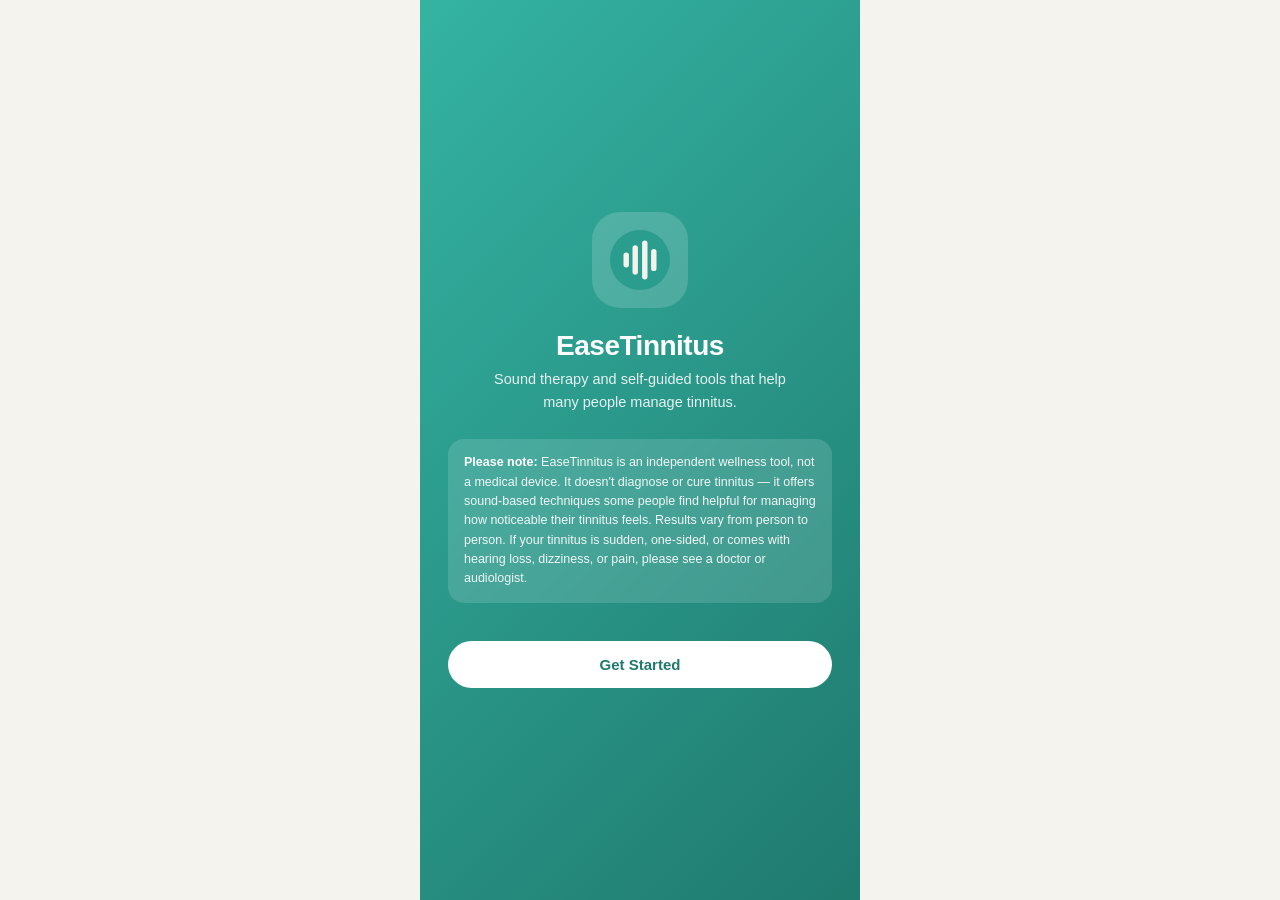
<file: index.html>
<!DOCTYPE html>
<html lang="en">
<head>
<meta charset="UTF-8">
<meta name="viewport" content="width=device-width, initial-scale=1.0, viewport-fit=cover">
<title>EaseTinnitus</title>
<link rel="manifest" href="manifest.json">
<meta name="theme-color" content="#2A9D8F">
<link rel="icon" href="icons/icon.svg" type="image/svg+xml">
<link rel="apple-touch-icon" href="icons/apple-touch-icon.png">
<meta name="apple-mobile-web-app-capable" content="yes">
<meta name="apple-mobile-web-app-status-bar-style" content="black-translucent">
<meta name="apple-mobile-web-app-title" content="EaseTinnitus">
<link rel="stylesheet" href="style.css">
</head>
<body>
<div class="app-shell">
  <div class="splash-wrap">
    <div class="splash-logo-badge"><img src="icons/icon.svg" alt="EaseTinnitus logo"></div>
    <div class="splash-name">EaseTinnitus</div>
    <div class="splash-tagline">
      Sound therapy and self-guided tools that help many people manage tinnitus.
    </div>

    <div class="banner" style="text-align:left;">
      <strong>Please note:</strong> EaseTinnitus is an independent wellness tool, not a medical device.
      It doesn't diagnose or cure tinnitus — it offers sound-based techniques some people find helpful
      for managing how noticeable their tinnitus feels. Results vary from person to person. If your
      tinnitus is sudden, one-sided, or comes with hearing loss, dizziness, or pain, please see a
      doctor or audiologist.
    </div>

    <button class="btn btn-primary" onclick="getStarted()">Get Started</button>
  </div>
</div>

<script>
  function getStarted() {
    try { localStorage.setItem('easeTinnitus_visited', '1'); } catch (e) {}
    window.location.href = 'home.html';
  }
  // Skip the splash on return visits.
  try {
    if (localStorage.getItem('easeTinnitus_visited') === '1') {
      window.location.href = 'home.html';
    }
  } catch (e) {}
  if ('serviceWorker' in navigator) {
    navigator.serviceWorker.register('sw.js').catch(() => {});
  }
</script>
</body>
</html>
</file>
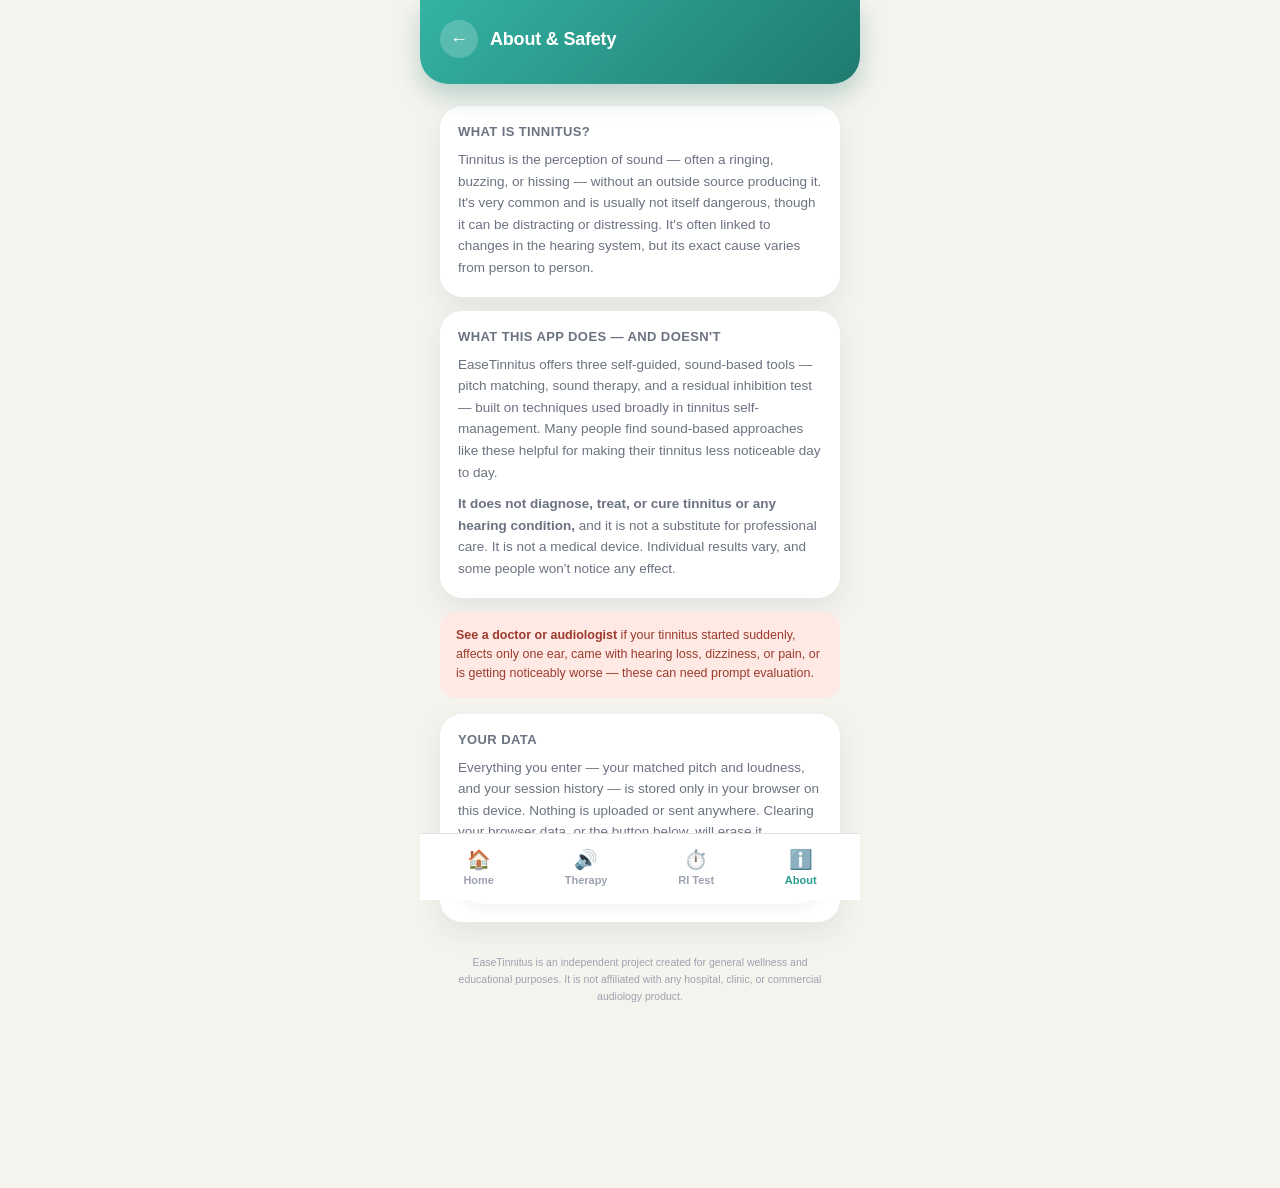
<file: about.html>
<!DOCTYPE html>
<html lang="en">
<head>
<meta charset="UTF-8">
<meta name="viewport" content="width=device-width, initial-scale=1.0, viewport-fit=cover">
<title>EaseTinnitus — About &amp; Safety</title>
<link rel="manifest" href="manifest.json">
<meta name="theme-color" content="#2A9D8F">
<link rel="icon" href="icons/icon.svg" type="image/svg+xml">
<link rel="apple-touch-icon" href="icons/apple-touch-icon.png">
<meta name="apple-mobile-web-app-capable" content="yes">
<meta name="apple-mobile-web-app-status-bar-style" content="black-translucent">
<meta name="apple-mobile-web-app-title" content="EaseTinnitus">
<link rel="stylesheet" href="style.css">
</head>
<body>
<div class="app-shell">
  <div class="topbar">
    <button class="back" onclick="location.href='home.html'">←</button>
    <h1>About &amp; Safety</h1>
  </div>
  <div class="content">

    <div class="card">
      <div class="section-title" style="margin-top:0;">What Is Tinnitus?</div>
      <p style="font-size:13.5px; line-height:1.6; color:var(--text-muted); margin:0;">
        Tinnitus is the perception of sound — often a ringing, buzzing, or hissing — without an outside
        source producing it. It's very common and is usually not itself dangerous, though it can be
        distracting or distressing. It's often linked to changes in the hearing system, but its exact
        cause varies from person to person.
      </p>
    </div>

    <div class="card">
      <div class="section-title" style="margin-top:0;">What This App Does — and Doesn't</div>
      <p style="font-size:13.5px; line-height:1.6; color:var(--text-muted); margin:0 0 10px;">
        EaseTinnitus offers three self-guided, sound-based tools — pitch matching, sound therapy, and a
        residual inhibition test — built on techniques used broadly in tinnitus self-management. Many
        people find sound-based approaches like these helpful for making their tinnitus less noticeable
        day to day.
      </p>
      <p style="font-size:13.5px; line-height:1.6; color:var(--text-muted); margin:0;">
        <strong>It does not diagnose, treat, or cure tinnitus or any hearing condition,</strong> and it
        is not a substitute for professional care. It is not a medical device. Individual results vary,
        and some people won't notice any effect.
      </p>
    </div>

    <div class="banner warn">
      <strong>See a doctor or audiologist</strong> if your tinnitus started suddenly, affects only one
      ear, came with hearing loss, dizziness, or pain, or is getting noticeably worse — these can need
      prompt evaluation.
    </div>

    <div class="card">
      <div class="section-title" style="margin-top:0;">Your Data</div>
      <p style="font-size:13.5px; line-height:1.6; color:var(--text-muted); margin:0 0 14px;">
        Everything you enter — your matched pitch and loudness, and your session history — is stored
        only in your browser on this device. Nothing is uploaded or sent anywhere. Clearing your
        browser data, or the button below, will erase it.
      </p>
      <button class="btn btn-secondary" onclick="clearData()">Clear My Data</button>
    </div>

    <p class="disclaimer-fine">
      EaseTinnitus is an independent project created for general wellness and educational purposes.
      It is not affiliated with any hospital, clinic, or commercial audiology product.
    </p>
  </div>

  <nav class="bottom-nav">
    <a class="nav-item" href="home.html"><span class="icon">🏠</span>Home</a>
    <a class="nav-item" href="sound-therapy.html"><span class="icon">🔊</span>Therapy</a>
    <a class="nav-item" href="residual-inhibition.html"><span class="icon">⏱️</span>RI Test</a>
    <a class="nav-item active" href="about.html"><span class="icon">ℹ️</span>About</a>
  </nav>
</div>

<script>
function clearData() {
  if (confirm('This will erase your saved pitch match and session history from this device. Continue?')) {
    try { localStorage.clear(); } catch (e) {}
    alert('Your data has been cleared.');
  }
}
if ('serviceWorker' in navigator) { navigator.serviceWorker.register('sw.js').catch(() => {}); }
</script>
</body>
</html>
</file>
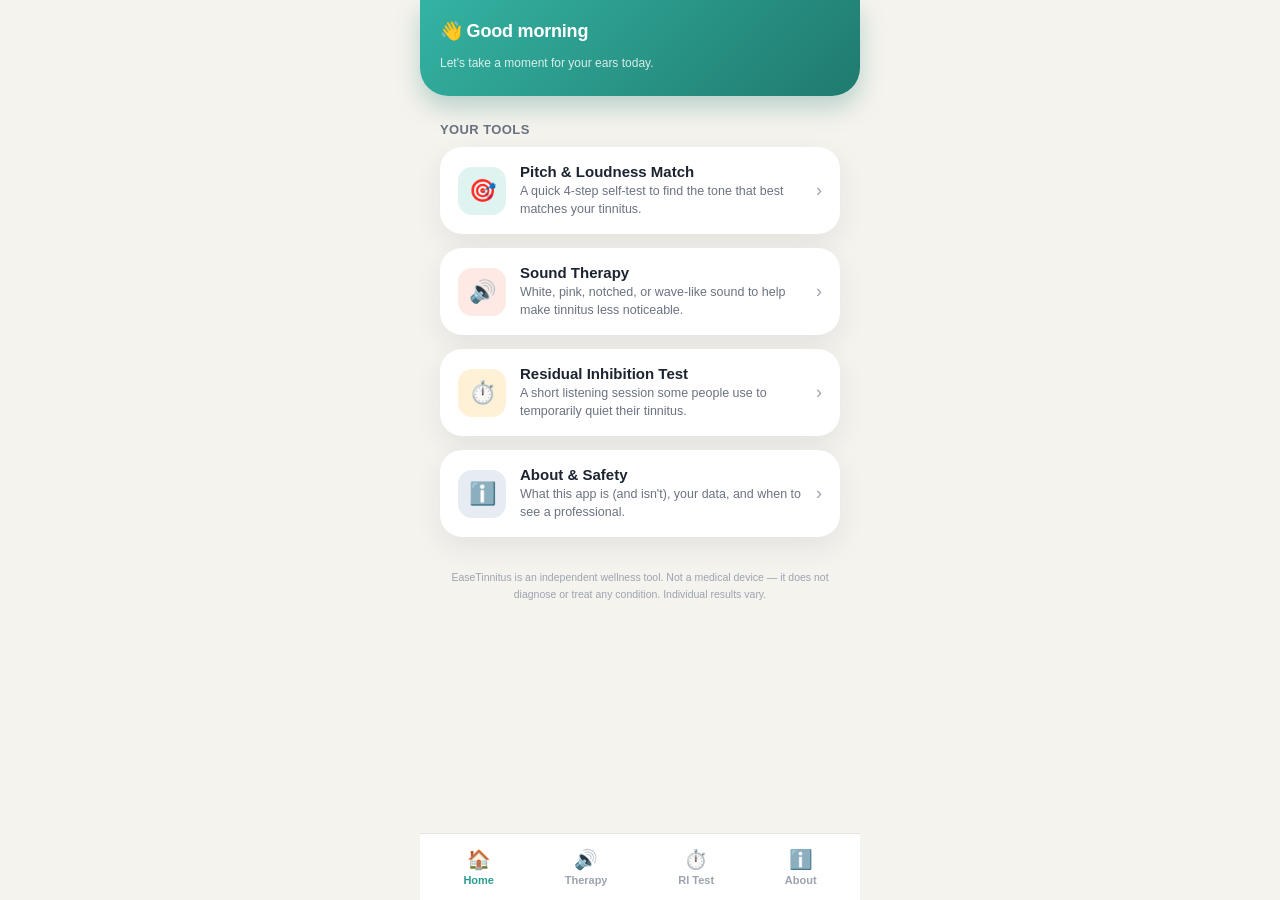
<file: home.html>
<!DOCTYPE html>
<html lang="en">
<head>
<meta charset="UTF-8">
<meta name="viewport" content="width=device-width, initial-scale=1.0, viewport-fit=cover">
<title>EaseTinnitus — Home</title>
<link rel="manifest" href="manifest.json">
<meta name="theme-color" content="#2A9D8F">
<link rel="icon" href="icons/icon.svg" type="image/svg+xml">
<link rel="apple-touch-icon" href="icons/apple-touch-icon.png">
<meta name="apple-mobile-web-app-capable" content="yes">
<meta name="apple-mobile-web-app-status-bar-style" content="black-translucent">
<meta name="apple-mobile-web-app-title" content="EaseTinnitus">
<link rel="stylesheet" href="style.css">
</head>
<body>
<div class="app-shell">
  <div class="topbar" style="flex-direction:column; align-items:flex-start;">
    <h1 id="greeting">👋 Welcome back</h1>
    <div class="sub">Let's take a moment for your ears today.</div>
  </div>
  <div class="content">

    <div class="section-title" style="margin-top:4px;">Your Tools</div>

    <a class="tool-card" href="pitch-match.html">
      <div class="emoji">🎯</div>
      <div class="body">
        <h3>Pitch &amp; Loudness Match</h3>
        <p>A quick 4-step self-test to find the tone that best matches your tinnitus.</p>
      </div>
      <div class="chevron">›</div>
    </a>

    <a class="tool-card" href="sound-therapy.html">
      <div class="emoji c-coral">🔊</div>
      <div class="body">
        <h3>Sound Therapy</h3>
        <p>White, pink, notched, or wave-like sound to help make tinnitus less noticeable.</p>
      </div>
      <div class="chevron">›</div>
    </a>

    <a class="tool-card" href="residual-inhibition.html">
      <div class="emoji c-amber">⏱️</div>
      <div class="body">
        <h3>Residual Inhibition Test</h3>
        <p>A short listening session some people use to temporarily quiet their tinnitus.</p>
      </div>
      <div class="chevron">›</div>
    </a>

    <a class="tool-card" href="about.html">
      <div class="emoji c-slate">ℹ️</div>
      <div class="body">
        <h3>About &amp; Safety</h3>
        <p>What this app is (and isn't), your data, and when to see a professional.</p>
      </div>
      <div class="chevron">›</div>
    </a>

    <p class="disclaimer-fine">
      EaseTinnitus is an independent wellness tool. Not a medical device — it does not diagnose or
      treat any condition. Individual results vary.
    </p>
  </div>

  <nav class="bottom-nav">
    <a class="nav-item active" href="home.html"><span class="icon">🏠</span>Home</a>
    <a class="nav-item" href="sound-therapy.html"><span class="icon">🔊</span>Therapy</a>
    <a class="nav-item" href="residual-inhibition.html"><span class="icon">⏱️</span>RI Test</a>
    <a class="nav-item" href="about.html"><span class="icon">ℹ️</span>About</a>
  </nav>
</div>
<script>
  (function () {
    const h = new Date().getHours();
    const greeting = h < 12 ? 'Good morning' : h < 18 ? 'Good afternoon' : 'Good evening';
    document.getElementById('greeting').textContent = '👋 ' + greeting;
  })();
  if ('serviceWorker' in navigator) { navigator.serviceWorker.register('sw.js').catch(() => {}); }
</script>
</body>
</html>
</file>
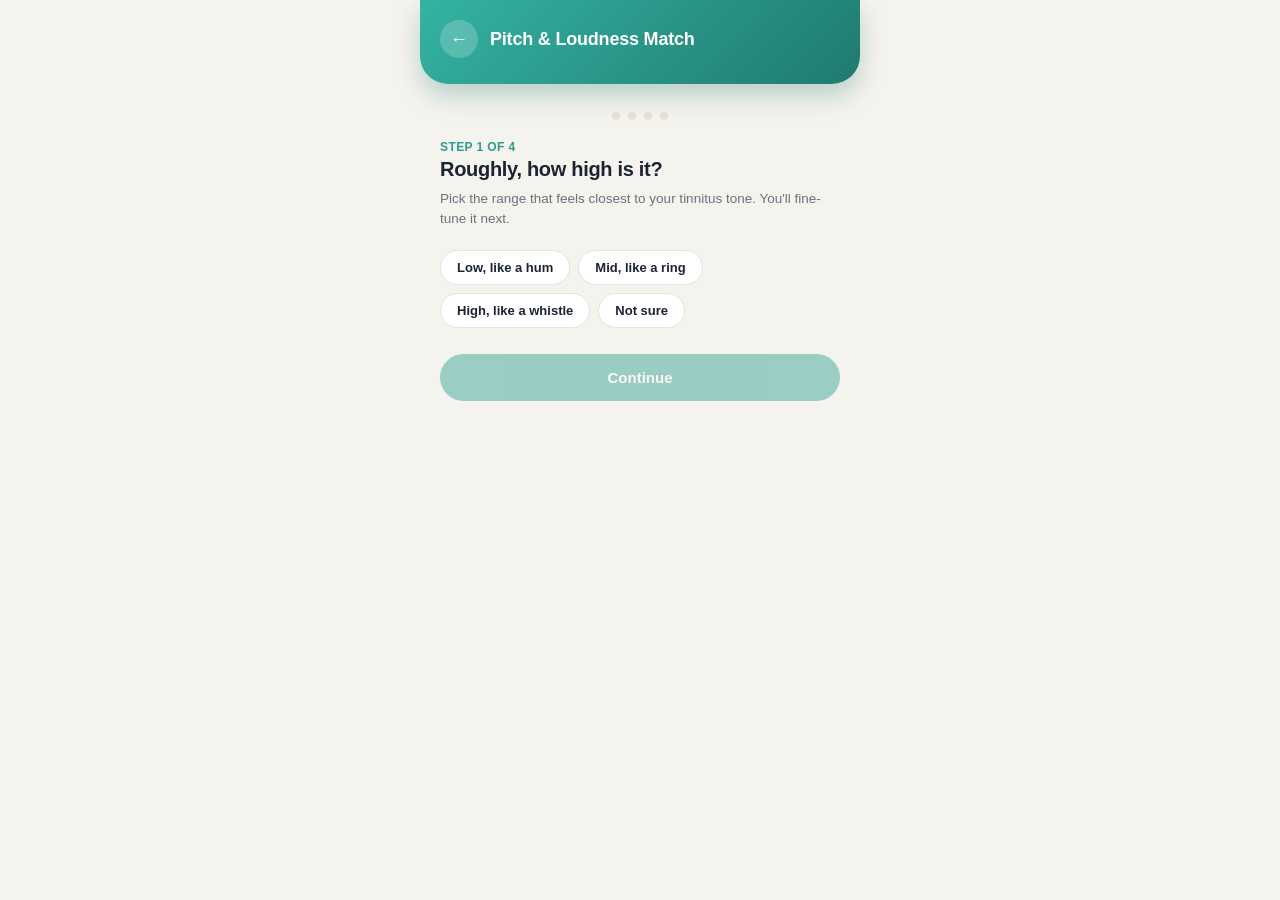
<file: pitch-match.html>
<!DOCTYPE html>
<html lang="en">
<head>
<meta charset="UTF-8">
<meta name="viewport" content="width=device-width, initial-scale=1.0, viewport-fit=cover">
<title>EaseTinnitus — Pitch Match</title>
<link rel="manifest" href="manifest.json">
<meta name="theme-color" content="#2A9D8F">
<link rel="icon" href="icons/icon.svg" type="image/svg+xml">
<link rel="apple-touch-icon" href="icons/apple-touch-icon.png">
<meta name="apple-mobile-web-app-capable" content="yes">
<meta name="apple-mobile-web-app-status-bar-style" content="black-translucent">
<meta name="apple-mobile-web-app-title" content="EaseTinnitus">
<link rel="stylesheet" href="style.css">
</head>
<body>
<div class="app-shell">
  <div class="topbar">
    <button class="back" onclick="location.href='home.html'">←</button>
    <h1>Pitch &amp; Loudness Match</h1>
  </div>
  <div class="content">

    <!-- Resume view: shown if a previous match exists -->
    <div id="resume-view" style="display:none;">
      <div class="card">
        <div class="section-title" style="margin-top:0;">Previously Matched</div>
        <div class="slider-readout"><span id="resume-freq">—</span><small> Hz</small></div>
        <p style="text-align:center; font-size:12.5px; color:var(--text-muted); margin-top:-6px;">
          Loudness: <span id="resume-loud">—</span>
        </p>
        <div class="btn-row" style="margin-top:14px;">
          <button class="btn btn-secondary" onclick="retake()">Retake Test</button>
          <button class="btn btn-primary" onclick="location.href='home.html'">Use This</button>
        </div>
      </div>
      <div class="banner">
        Frequencies can sound different across speakers and headphones. If you've switched devices
        since your last match, consider retaking the test.
      </div>
    </div>

    <!-- Wizard -->
    <div id="wizard-view">
      <div class="progress-dots" id="progress-dots">
        <div class="dot" data-step="1"></div>
        <div class="dot" data-step="2"></div>
        <div class="dot" data-step="3"></div>
        <div class="dot" data-step="4"></div>
      </div>

      <!-- Step 1: pick a general range -->
      <div class="step" data-step="1">
        <div class="step-label">Step 1 of 4</div>
        <div class="step-title">Roughly, how high is it?</div>
        <div class="step-desc">Pick the range that feels closest to your tinnitus tone. You'll fine-tune it next.</div>
        <div class="chip-row" id="range-chips">
          <button class="chip" data-min="125" data-max="1000">Low, like a hum</button>
          <button class="chip" data-min="1000" data-max="4000">Mid, like a ring</button>
          <button class="chip" data-min="4000" data-max="12000">High, like a whistle</button>
          <button class="chip" data-min="125" data-max="12000">Not sure</button>
        </div>
        <div class="btn-row" style="margin-top:26px;">
          <button class="btn btn-primary" id="step1-next" disabled onclick="goStep(2)">Continue</button>
        </div>
      </div>

      <!-- Step 2: fine-tune frequency -->
      <div class="step" data-step="2" style="display:none;">
        <div class="step-label">Step 2 of 4</div>
        <div class="step-title">Fine-tune the pitch</div>
        <div class="step-desc">Play the tone and drag the slider until it matches your tinnitus as closely as possible.</div>

        <button class="tone-toggle" id="freq-toggle" onclick="toggleFreqTone()">▶</button>
        <div class="slider-block">
          <div class="slider-readout"><span id="freq-readout">1000</span><small> Hz</small></div>
          <input type="range" id="freq-slider" min="125" max="12000" step="1" value="1000">
        </div>

        <div class="btn-row">
          <button class="btn btn-secondary" onclick="goStep(1)">Back</button>
          <button class="btn btn-primary" onclick="confirmFrequency()">This Matches</button>
        </div>
      </div>

      <!-- Step 3: loudness -->
      <div class="step" data-step="3" style="display:none;">
        <div class="step-label">Step 3 of 4</div>
        <div class="step-title">Match the loudness</div>
        <div class="step-desc">
          Play the tone at your matched pitch and raise the level until it feels about as loud as your
          tinnitus. This is a rough self-estimate, not a calibrated hearing test.
        </div>

        <button class="tone-toggle" id="loud-toggle" onclick="toggleLoudTone()">▶</button>
        <div class="slider-block">
          <div class="slider-readout"><span id="loud-readout">Soft</span></div>
          <input type="range" id="loud-slider" min="0" max="100" step="1" value="25">
        </div>

        <div class="btn-row">
          <button class="btn btn-secondary" onclick="goStep(2)">Back</button>
          <button class="btn btn-primary" onclick="confirmLoudness()">This Matches</button>
        </div>
      </div>

      <!-- Step 4: results -->
      <div class="step" data-step="4" style="display:none;">
        <div class="step-label">Step 4 of 4</div>
        <div class="step-title">Your Results</div>
        <div class="step-desc">Here's what you matched. Save it so Sound Therapy and the Residual Inhibition Test can use it.</div>

        <div class="card">
          <div class="slider-readout"><span id="result-freq">—</span><small> Hz</small></div>
          <div class="spectrum"><div class="marker" id="result-marker" style="left:0%;"></div></div>
          <div class="spectrum-ticks"><span>125 Hz</span><span>1 kHz</span><span>4 kHz</span><span>12 kHz</span></div>
          <p style="text-align:center; font-size:13px; color:var(--text-muted); margin:0;">
            Loudness: <strong id="result-loud">—</strong>
          </p>
        </div>

        <div class="btn-row">
          <button class="btn btn-secondary" onclick="goStep(3)">Back</button>
          <button class="btn btn-primary" onclick="saveMatch()">Save My Results</button>
        </div>

        <div id="saved-confirm" style="display:none; margin-top:16px;">
          <div class="banner">✅ Saved! Sound Therapy and the Residual Inhibition Test will now center on this pitch.</div>
          <div class="btn-row">
            <button class="btn btn-secondary" onclick="location.href='home.html'">Home</button>
            <button class="btn btn-primary" onclick="location.href='sound-therapy.html'">Sound Therapy</button>
          </div>
        </div>
      </div>
    </div>
  </div>
</div>

<script>
let audioCtx = null;
let freqOsc = null, freqGain = null;
let loudOsc = null, loudGain = null;
let matchedFreq = 1000;
let matchedLoudnessPct = 25;

function ensureCtx() {
  if (!audioCtx) audioCtx = new (window.AudioContext || window.webkitAudioContext)();
  return audioCtx;
}

function loudnessLabel(pct) {
  if (pct < 34) return 'Soft';
  if (pct < 67) return 'Moderate';
  return 'Loud';
}

// ---- Resume / retake ----
function showResume() {
  const f = localStorage.getItem('easeTinnitus_pitch');
  const l = localStorage.getItem('easeTinnitus_loudness');
  if (f) {
    document.getElementById('resume-view').style.display = 'block';
    document.getElementById('wizard-view').style.display = 'none';
    document.getElementById('resume-freq').textContent = f;
    document.getElementById('resume-loud').textContent = loudnessLabel(Number(l || 25));
  }
}
function retake() {
  document.getElementById('resume-view').style.display = 'none';
  document.getElementById('wizard-view').style.display = 'block';
  goStep(1);
}

// ---- Wizard navigation ----
function goStep(n) {
  document.querySelectorAll('.step').forEach(el => {
    el.style.display = (Number(el.dataset.step) === n) ? 'block' : 'none';
  });
  document.querySelectorAll('#progress-dots .dot').forEach(el => {
    const s = Number(el.dataset.step);
    el.classList.toggle('active', s === n);
    el.classList.toggle('done', s < n);
  });
  stopFreqTone();
  stopLoudTone();
  if (n === 4) {
    document.getElementById('result-freq').textContent = matchedFreq;
    document.getElementById('result-loud').textContent = loudnessLabel(matchedLoudnessPct);
    const pct = Math.min(100, Math.max(0, (Math.log(matchedFreq) - Math.log(125)) / (Math.log(12000) - Math.log(125)) * 100));
    document.getElementById('result-marker').style.left = pct + '%';
  }
}

document.querySelectorAll('#range-chips .chip').forEach(chip => {
  chip.addEventListener('click', () => {
    document.querySelectorAll('#range-chips .chip').forEach(c => c.classList.remove('selected'));
    chip.classList.add('selected');
    const min = Number(chip.dataset.min), max = Number(chip.dataset.max);
    const slider = document.getElementById('freq-slider');
    slider.min = min; slider.max = max;
    slider.value = Math.round((min + max) / 2);
    document.getElementById('freq-readout').textContent = slider.value;
    document.getElementById('step1-next').disabled = false;
  });
});

// ---- Step 2: frequency tone ----
function toggleFreqTone() {
  const btn = document.getElementById('freq-toggle');
  if (freqOsc) { stopFreqTone(); return; }
  const ctx = ensureCtx();
  freqOsc = ctx.createOscillator();
  freqGain = ctx.createGain();
  freqOsc.type = 'sine';
  freqOsc.frequency.value = Number(document.getElementById('freq-slider').value);
  freqGain.gain.value = 0.0001;
  freqOsc.connect(freqGain).connect(ctx.destination);
  freqOsc.start();
  freqGain.gain.exponentialRampToValueAtTime(0.3, ctx.currentTime + 0.15);
  btn.textContent = '■';
  btn.classList.add('playing');
}
function stopFreqTone() {
  const btn = document.getElementById('freq-toggle');
  if (freqOsc && audioCtx) {
    freqGain.gain.exponentialRampToValueAtTime(0.0001, audioCtx.currentTime + 0.12);
    try { freqOsc.stop(audioCtx.currentTime + 0.15); } catch (e) {}
  }
  freqOsc = null;
  btn.textContent = '▶';
  btn.classList.remove('playing');
}
document.getElementById('freq-slider').addEventListener('input', (e) => {
  document.getElementById('freq-readout').textContent = e.target.value;
  if (freqOsc) freqOsc.frequency.value = Number(e.target.value);
});
function confirmFrequency() {
  matchedFreq = Number(document.getElementById('freq-slider').value);
  goStep(3);
}

// ---- Step 3: loudness ----
function toggleLoudTone() {
  const btn = document.getElementById('loud-toggle');
  if (loudOsc) { stopLoudTone(); return; }
  const ctx = ensureCtx();
  loudOsc = ctx.createOscillator();
  loudGain = ctx.createGain();
  loudOsc.type = 'sine';
  loudOsc.frequency.value = matchedFreq;
  const pct = Number(document.getElementById('loud-slider').value);
  loudGain.gain.value = 0.0001;
  loudOsc.connect(loudGain).connect(ctx.destination);
  loudOsc.start();
  loudGain.gain.exponentialRampToValueAtTime(0.05 + (pct / 100) * 0.5, ctx.currentTime + 0.15);
  btn.textContent = '■';
  btn.classList.add('playing');
}
function stopLoudTone() {
  const btn = document.getElementById('loud-toggle');
  if (loudOsc && audioCtx) {
    loudGain.gain.exponentialRampToValueAtTime(0.0001, audioCtx.currentTime + 0.12);
    try { loudOsc.stop(audioCtx.currentTime + 0.15); } catch (e) {}
  }
  loudOsc = null;
  btn.textContent = '▶';
  btn.classList.remove('playing');
}
document.getElementById('loud-slider').addEventListener('input', (e) => {
  const pct = Number(e.target.value);
  document.getElementById('loud-readout').textContent = loudnessLabel(pct);
  if (loudGain && audioCtx) loudGain.gain.setTargetAtTime(0.05 + (pct / 100) * 0.5, audioCtx.currentTime, 0.05);
});
function confirmLoudness() {
  matchedLoudnessPct = Number(document.getElementById('loud-slider').value);
  goStep(4);
}

function saveMatch() {
  try {
    localStorage.setItem('easeTinnitus_pitch', String(matchedFreq));
    localStorage.setItem('easeTinnitus_loudness', String(matchedLoudnessPct));
  } catch (e) {}
  document.getElementById('saved-confirm').style.display = 'block';
}

if ('serviceWorker' in navigator) { navigator.serviceWorker.register('sw.js').catch(() => {}); }
showResume();
</script>
</body>
</html>
</file>
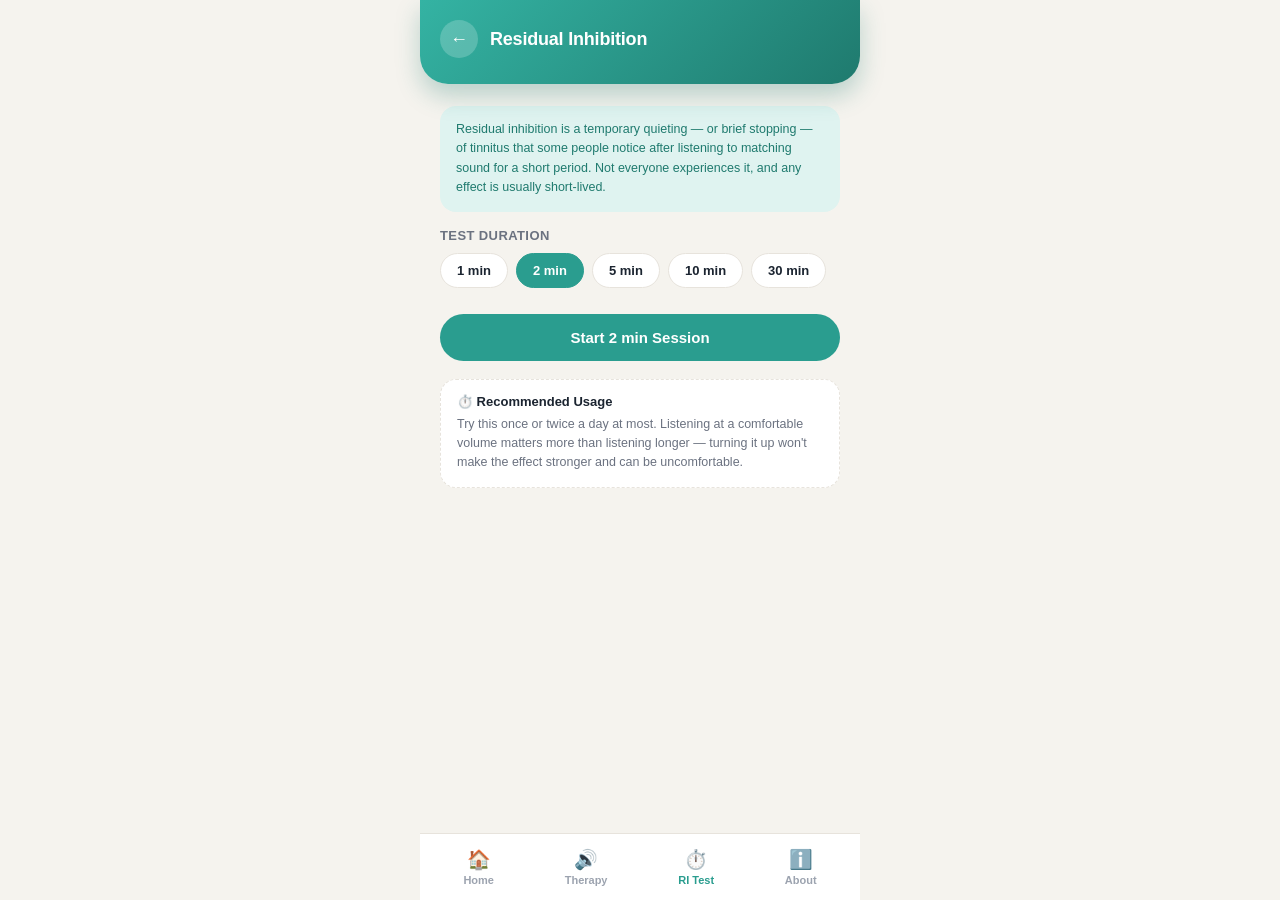
<file: residual-inhibition.html>
<!DOCTYPE html>
<html lang="en">
<head>
<meta charset="UTF-8">
<meta name="viewport" content="width=device-width, initial-scale=1.0, viewport-fit=cover">
<title>EaseTinnitus — Residual Inhibition</title>
<link rel="manifest" href="manifest.json">
<meta name="theme-color" content="#2A9D8F">
<link rel="icon" href="icons/icon.svg" type="image/svg+xml">
<link rel="apple-touch-icon" href="icons/apple-touch-icon.png">
<meta name="apple-mobile-web-app-capable" content="yes">
<meta name="apple-mobile-web-app-status-bar-style" content="black-translucent">
<meta name="apple-mobile-web-app-title" content="EaseTinnitus">
<link rel="stylesheet" href="style.css">
</head>
<body>
<div class="app-shell">
  <div class="topbar">
    <button class="back" onclick="location.href='home.html'">←</button>
    <h1>Residual Inhibition</h1>
  </div>
  <div class="content">

    <!-- Setup -->
    <div id="setup-view">
      <div class="banner">
        Residual inhibition is a temporary quieting — or brief stopping — of tinnitus that some people
        notice after listening to matching sound for a short period. Not everyone experiences it, and
        any effect is usually short-lived.
      </div>

      <div class="section-title" style="margin-top:0;">Test Duration</div>
      <div class="chip-row" id="duration-picker">
        <button class="chip" data-secs="60">1 min</button>
        <button class="chip selected" data-secs="120">2 min</button>
        <button class="chip" data-secs="300">5 min</button>
        <button class="chip" data-secs="600">10 min</button>
        <button class="chip" data-secs="1800">30 min</button>
      </div>

      <button class="btn btn-primary" id="start-btn" style="margin-top:22px;" onclick="beginTest()">Start 2 min Session</button>

      <div class="usage-card">
        <div class="head">⏱️ Recommended Usage</div>
        <p>
          Try this once or twice a day at most. Listening at a comfortable volume matters more than
          listening longer — turning it up won't make the effect stronger and can be uncomfortable.
        </p>
      </div>

      <div id="history-note" style="font-size:12px; color:var(--text-faint); text-align:center; margin-top:16px;"></div>
    </div>

    <!-- Running -->
    <div id="running-view" style="display:none; text-align:center;">
      <div class="big-timer" id="timer">02:00</div>
      <div class="timer-sub">Listening… stay relaxed and comfortable.</div>
      <button class="btn btn-secondary" onclick="cancelTest()">Stop Early</button>
    </div>

    <!-- Rating -->
    <div id="rating-view" style="display:none;">
      <div class="step-title" style="text-align:center;">How does your tinnitus sound right now?</div>
      <div class="rating-row" id="rating-row">
        <div class="rating-face" data-rating="4"><span class="emoji">😀</span><span class="label">Much quieter</span></div>
        <div class="rating-face" data-rating="3"><span class="emoji">🙂</span><span class="label">Slightly quieter</span></div>
        <div class="rating-face" data-rating="2"><span class="emoji">😐</span><span class="label">No change</span></div>
        <div class="rating-face" data-rating="1"><span class="emoji">🙁</span><span class="label">Slightly louder</span></div>
      </div>
      <button class="btn btn-primary" id="submit-rating" disabled onclick="submitRating()">Save Result</button>
    </div>

    <!-- Result -->
    <div id="result-view" style="display:none; text-align:center;">
      <div style="font-size:44px; margin-bottom:10px;" id="result-emoji">🙂</div>
      <div class="step-title" id="result-title">Logged</div>
      <p class="step-desc" id="result-text"></p>
      <div class="btn-row">
        <button class="btn btn-secondary" onclick="location.href='home.html'">Home</button>
        <button class="btn btn-primary" onclick="resetToSetup()">Test Again</button>
      </div>
    </div>
  </div>

  <nav class="bottom-nav">
    <a class="nav-item" href="home.html"><span class="icon">🏠</span>Home</a>
    <a class="nav-item" href="sound-therapy.html"><span class="icon">🔊</span>Therapy</a>
    <a class="nav-item active" href="residual-inhibition.html"><span class="icon">⏱️</span>RI Test</a>
    <a class="nav-item" href="about.html"><span class="icon">ℹ️</span>About</a>
  </nav>
</div>

<script>
const matchedFreq = Number(localStorage.getItem('easeTinnitus_pitch') || 4000);
let audioCtx, noiseSource, bandFilter, gainNode;
let selectedDuration = 120;
let remaining = 120;
let countdownId = null;

function formatDuration(secs) {
  return secs < 60 ? secs + 's' : (secs % 60 === 0 ? (secs / 60) + ' min' : Math.round(secs / 60) + ' min');
}
function formatClock(secs) {
  const m = String(Math.floor(secs / 60)).padStart(2, '0');
  const s = String(secs % 60).padStart(2, '0');
  return m + ':' + s;
}
function updateStartLabel() {
  document.getElementById('start-btn').textContent = 'Start ' + formatDuration(selectedDuration) + ' Session';
}
document.querySelectorAll('#duration-picker .chip').forEach(chip => {
  chip.addEventListener('click', () => {
    document.querySelectorAll('#duration-picker .chip').forEach(c => c.classList.remove('selected'));
    chip.classList.add('selected');
    selectedDuration = Number(chip.dataset.secs);
    updateStartLabel();
  });
});

function buildNoiseBuffer(ctx, seconds) {
  const bufferSize = ctx.sampleRate * seconds;
  const buffer = ctx.createBuffer(1, bufferSize, ctx.sampleRate);
  const data = buffer.getChannelData(0);
  for (let i = 0; i < bufferSize; i++) data[i] = Math.random() * 2 - 1;
  return buffer;
}

function startAudio(durationSecs) {
  audioCtx = new (window.AudioContext || window.webkitAudioContext)();
  noiseSource = audioCtx.createBufferSource();
  // Loop a short buffer rather than allocating one sized to the full session,
  // so long sessions (e.g. 30 min) don't need a huge in-memory buffer.
  noiseSource.buffer = buildNoiseBuffer(audioCtx, Math.min(durationSecs + 1, 20));
  noiseSource.loop = true;

  bandFilter = audioCtx.createBiquadFilter();
  bandFilter.type = 'bandpass';
  bandFilter.frequency.value = matchedFreq;
  bandFilter.Q.value = 1.2;

  gainNode = audioCtx.createGain();
  gainNode.gain.value = 0.0001;

  noiseSource.connect(bandFilter).connect(gainNode).connect(audioCtx.destination);
  noiseSource.start();
  gainNode.gain.exponentialRampToValueAtTime(0.4, audioCtx.currentTime + 0.4);
}

function stopAudio() {
  if (gainNode && audioCtx) {
    gainNode.gain.exponentialRampToValueAtTime(0.0001, audioCtx.currentTime + 0.3);
  }
  if (noiseSource) { try { noiseSource.stop(audioCtx.currentTime + 0.35); } catch (e) {} }
}

function showView(id) {
  ['setup-view', 'running-view', 'rating-view', 'result-view'].forEach(v => {
    document.getElementById(v).style.display = (v === id) ? 'block' : 'none';
  });
}

function beginTest() {
  remaining = selectedDuration;
  document.getElementById('timer').textContent = formatClock(remaining);
  showView('running-view');
  startAudio(selectedDuration);
  countdownId = setInterval(() => {
    remaining--;
    document.getElementById('timer').textContent = formatClock(remaining);
    if (remaining <= 0) {
      clearInterval(countdownId);
      stopAudio();
      showView('rating-view');
    }
  }, 1000);
}

function cancelTest() {
  clearInterval(countdownId);
  stopAudio();
  showView('setup-view');
}

let chosenRating = null;
document.querySelectorAll('.rating-face').forEach(face => {
  face.addEventListener('click', () => {
    document.querySelectorAll('.rating-face').forEach(f => f.classList.remove('selected'));
    face.classList.add('selected');
    chosenRating = Number(face.dataset.rating);
    document.getElementById('submit-rating').disabled = false;
  });
});

const RATING_COPY = {
  4: { emoji: '😀', title: 'Great to hear', text: 'Some people get a temporary quiet spell after a session like this. Any effect is usually short — feel free to repeat later.' },
  3: { emoji: '🙂', title: 'Nice, some easing', text: 'A slight easing is a common response. Effects are typically temporary, so consider this alongside regular sound therapy.' },
  2: { emoji: '😐', title: 'No change — that\'s okay', text: 'Not everyone notices a change after residual inhibition, and that\'s completely normal. Sound therapy on its own schedule can still help.' },
  1: { emoji: '🙁', title: 'Logged', text: 'A brief increase can happen occasionally and typically settles back down. If it persists or bothers you, take a break from this test.' }
};

function submitRating() {
  let count = 0;
  try { count = Number(localStorage.getItem('easeTinnitus_riCount') || 0) + 1; localStorage.setItem('easeTinnitus_riCount', String(count)); } catch (e) {}
  const copy = RATING_COPY[chosenRating] || RATING_COPY[2];
  document.getElementById('result-emoji').textContent = copy.emoji;
  document.getElementById('result-title').textContent = copy.title;
  document.getElementById('result-text').textContent = copy.text;
  showView('result-view');
}

function resetToSetup() {
  chosenRating = null;
  document.querySelectorAll('.rating-face').forEach(f => f.classList.remove('selected'));
  document.getElementById('submit-rating').disabled = true;
  showView('setup-view');
}

(function () {
  try {
    const count = Number(localStorage.getItem('easeTinnitus_riCount') || 0);
    if (count > 0) document.getElementById('history-note').textContent = `You've logged ${count} session${count === 1 ? '' : 's'} so far.`;
  } catch (e) {}
})();

updateStartLabel();
if ('serviceWorker' in navigator) { navigator.serviceWorker.register('sw.js').catch(() => {}); }
</script>
</body>
</html>
</file>
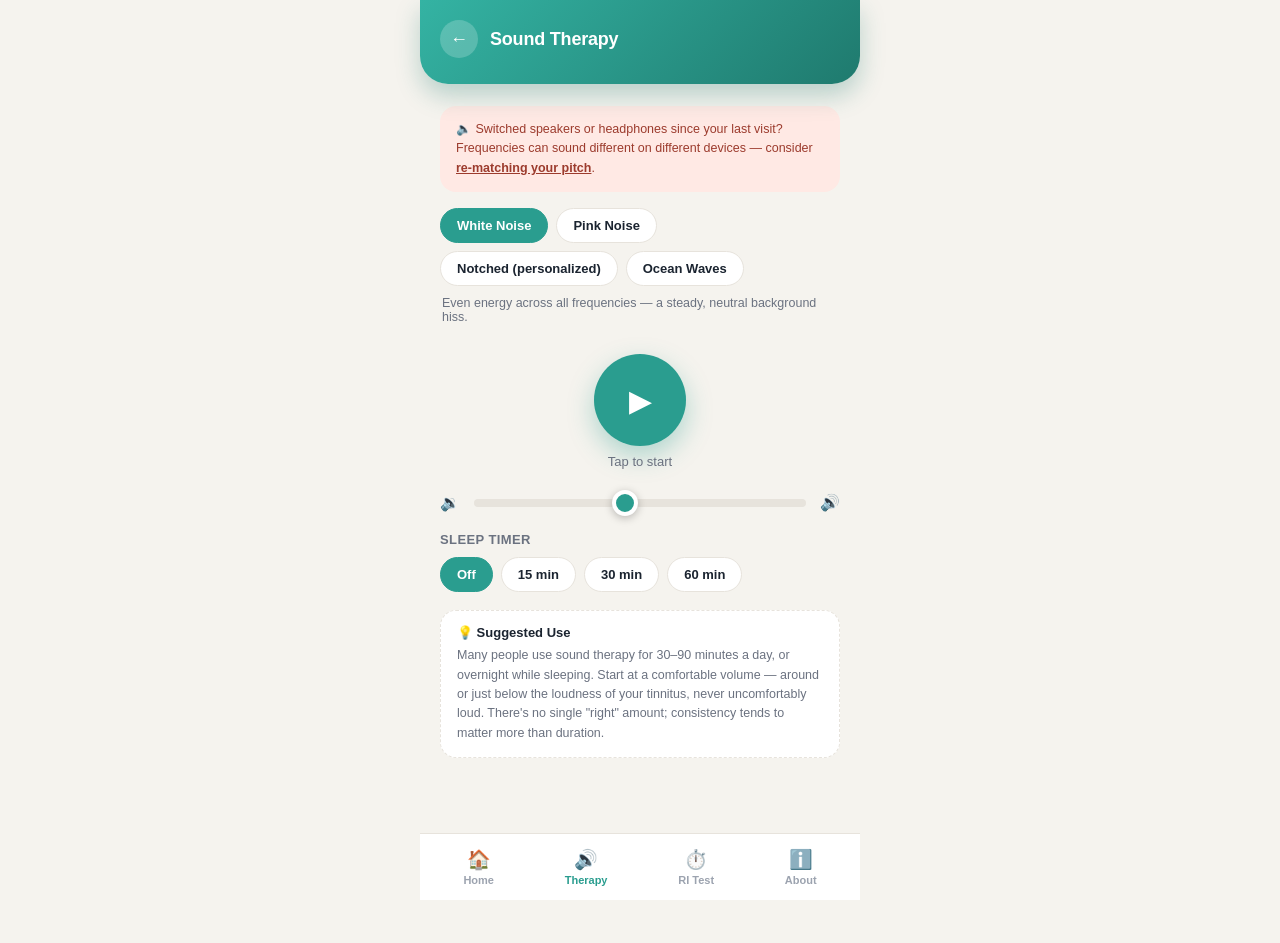
<file: sound-therapy.html>
<!DOCTYPE html>
<html lang="en">
<head>
<meta charset="UTF-8">
<meta name="viewport" content="width=device-width, initial-scale=1.0, viewport-fit=cover">
<title>EaseTinnitus — Sound Therapy</title>
<link rel="manifest" href="manifest.json">
<meta name="theme-color" content="#2A9D8F">
<link rel="icon" href="icons/icon.svg" type="image/svg+xml">
<link rel="apple-touch-icon" href="icons/apple-touch-icon.png">
<meta name="apple-mobile-web-app-capable" content="yes">
<meta name="apple-mobile-web-app-status-bar-style" content="black-translucent">
<meta name="apple-mobile-web-app-title" content="EaseTinnitus">
<link rel="stylesheet" href="style.css">
</head>
<body>
<div class="app-shell">
  <div class="topbar">
    <button class="back" onclick="location.href='home.html'">←</button>
    <h1>Sound Therapy</h1>
  </div>
  <div class="content">

    <div id="device-banner" class="banner warn" style="display:none;">
      🔈 Switched speakers or headphones since your last visit? Frequencies can sound different on
      different devices — consider <a href="pitch-match.html" style="text-decoration:underline; font-weight:800;">re-matching your pitch</a>.
    </div>

    <div class="chip-row" id="mode-chips">
      <button class="chip selected" data-mode="white">White Noise</button>
      <button class="chip" data-mode="pink">Pink Noise</button>
      <button class="chip" data-mode="notch">Notched (personalized)</button>
      <button class="chip" data-mode="wave">Ocean Waves</button>
    </div>

    <p id="mode-desc" style="font-size:12.5px; color:var(--text-muted); margin: 10px 2px 0;"></p>

    <button class="play-toggle" id="play-btn" style="margin-top:30px;" onclick="togglePlay()">▶</button>
    <div class="timer-sub" id="play-status">Tap to start</div>

    <div class="volume-row">
      <span class="icon">🔉</span>
      <input type="range" id="volume-slider" min="0" max="100" value="45">
      <span class="icon">🔊</span>
    </div>

    <div class="section-title">Sleep Timer</div>
    <div class="chip-row" id="timer-chips">
      <button class="chip selected" data-mins="0">Off</button>
      <button class="chip" data-mins="15">15 min</button>
      <button class="chip" data-mins="30">30 min</button>
      <button class="chip" data-mins="60">60 min</button>
    </div>

    <div class="usage-card">
      <div class="head">💡 Suggested Use</div>
      <p>
        Many people use sound therapy for 30–90 minutes a day, or overnight while sleeping. Start at a
        comfortable volume — around or just below the loudness of your tinnitus, never uncomfortably
        loud. There's no single "right" amount; consistency tends to matter more than duration.
      </p>
    </div>
  </div>

  <nav class="bottom-nav">
    <a class="nav-item" href="home.html"><span class="icon">🏠</span>Home</a>
    <a class="nav-item active" href="sound-therapy.html"><span class="icon">🔊</span>Therapy</a>
    <a class="nav-item" href="residual-inhibition.html"><span class="icon">⏱️</span>RI Test</a>
    <a class="nav-item" href="about.html"><span class="icon">ℹ️</span>About</a>
  </nav>
</div>

<script>
let audioCtx = null;
let source = null, filterA = null, filterB = null, gainNode = null;
let isPlaying = false;
let sleepTimeout = null;
let currentMode = 'white';
const matchedFreq = Number(localStorage.getItem('easeTinnitus_pitch') || 4000);

const MODE_DESC = {
  white: 'Even energy across all frequencies — a steady, neutral background hiss.',
  pink: 'Deeper and softer than white noise, with more low-frequency energy.',
  notch: matchedFreq
    ? `Broadband noise with a narrow dip removed around ${matchedFreq} Hz, based on your last pitch match.`
    : 'Broadband noise with a dip removed around your matched pitch. Run Pitch Match first to personalize this.',
  wave: 'Slow, rolling filtered noise meant to evoke ocean-like waves.'
};

function updateDesc() {
  document.getElementById('mode-desc').textContent = MODE_DESC[currentMode];
}

document.querySelectorAll('#mode-chips .chip').forEach(chip => {
  chip.addEventListener('click', () => {
    document.querySelectorAll('#mode-chips .chip').forEach(c => c.classList.remove('selected'));
    chip.classList.add('selected');
    currentMode = chip.dataset.mode;
    updateDesc();
    if (isPlaying) { stopAudio(); startAudio(); }
  });
});

document.querySelectorAll('#timer-chips .chip').forEach(chip => {
  chip.addEventListener('click', () => {
    document.querySelectorAll('#timer-chips .chip').forEach(c => c.classList.remove('selected'));
    chip.classList.add('selected');
    const mins = Number(chip.dataset.mins);
    if (sleepTimeout) { clearTimeout(sleepTimeout); sleepTimeout = null; }
    if (isPlaying && mins > 0) {
      sleepTimeout = setTimeout(() => stopAudio(), mins * 60 * 1000);
    }
  });
});

function ensureCtx() {
  if (!audioCtx) audioCtx = new (window.AudioContext || window.webkitAudioContext)();
  return audioCtx;
}

function buildNoiseBuffer(ctx, seconds, colorFn) {
  const bufferSize = ctx.sampleRate * seconds;
  const buffer = ctx.createBuffer(1, bufferSize, ctx.sampleRate);
  const data = buffer.getChannelData(0);
  if (!colorFn) {
    for (let i = 0; i < bufferSize; i++) data[i] = Math.random() * 2 - 1;
  } else {
    // Simple pink-ish coloring via cumulative averaging (Voss-like approximation).
    let b0 = 0, b1 = 0, b2 = 0;
    for (let i = 0; i < bufferSize; i++) {
      const white = Math.random() * 2 - 1;
      b0 = 0.99765 * b0 + white * 0.0990460;
      b1 = 0.96300 * b1 + white * 0.2965164;
      b2 = 0.57000 * b2 + white * 1.0526913;
      data[i] = (b0 + b1 + b2 + white * 0.1848) * 0.2;
    }
  }
  return buffer;
}

function startAudio() {
  const ctx = ensureCtx();
  source = ctx.createBufferSource();
  const pink = currentMode === 'pink' || currentMode === 'wave';
  source.buffer = buildNoiseBuffer(ctx, 4, pink);
  source.loop = true;

  gainNode = ctx.createGain();
  const vol = Number(document.getElementById('volume-slider').value) / 100;
  gainNode.gain.value = 0.0001;

  let node = source;
  if (currentMode === 'notch' && matchedFreq) {
    filterA = ctx.createBiquadFilter();
    filterA.type = 'notch';
    filterA.frequency.value = matchedFreq;
    filterA.Q.value = 2.2;
    node = node.connect(filterA);
  } else if (currentMode === 'wave') {
    filterA = ctx.createBiquadFilter();
    filterA.type = 'lowpass';
    filterA.frequency.value = 900;
    node = node.connect(filterA);
    filterB = ctx.createBiquadFilter();
    filterB.type = 'lowshelf';
    filterB.frequency.value = 250;
    filterB.gain.value = 6;
    node = node.connect(filterB);
  }
  node.connect(gainNode).connect(ctx.destination);
  source.start();
  gainNode.gain.exponentialRampToValueAtTime(Math.max(0.02, vol * 0.7), ctx.currentTime + 0.5);
}

function stopAudio() {
  if (gainNode && audioCtx) {
    gainNode.gain.exponentialRampToValueAtTime(0.0001, audioCtx.currentTime + 0.4);
  }
  if (source) { try { source.stop(audioCtx.currentTime + 0.45); } catch (e) {} }
  source = null;
  isPlaying = false;
  document.getElementById('play-btn').textContent = '▶';
  document.getElementById('play-btn').classList.remove('playing');
  document.getElementById('play-status').textContent = 'Tap to start';
  if (sleepTimeout) { clearTimeout(sleepTimeout); sleepTimeout = null; }
}

function togglePlay() {
  if (isPlaying) { stopAudio(); return; }
  startAudio();
  isPlaying = true;
  document.getElementById('play-btn').textContent = '❚❚';
  document.getElementById('play-btn').classList.add('playing');
  document.getElementById('play-status').textContent = 'Playing…';
  const activeTimerChip = document.querySelector('#timer-chips .chip.selected');
  const mins = Number(activeTimerChip ? activeTimerChip.dataset.mins : 0);
  if (mins > 0) sleepTimeout = setTimeout(() => stopAudio(), mins * 60 * 1000);
}

document.getElementById('volume-slider').addEventListener('input', (e) => {
  if (gainNode && audioCtx) {
    const vol = Number(e.target.value) / 100;
    gainNode.gain.setTargetAtTime(Math.max(0.0001, vol * 0.7), audioCtx.currentTime, 0.1);
  }
});

// Device-switch reminder: show if it's been a while since the last pitch match, or none exists.
(function () {
  const last = localStorage.getItem('easeTinnitus_pitch');
  document.getElementById('device-banner').style.display = last ? 'none' : 'block';
})();

updateDesc();
if ('serviceWorker' in navigator) { navigator.serviceWorker.register('sw.js').catch(() => {}); }
</script>
</body>
</html>
</file>
<file: style.css>
/* EaseTinnitus — shared design system */

:root {
  --bg: #F5F3EE;
  --surface: #FFFFFF;
  --text: #1B2430;
  --text-muted: #6B7280;
  --text-faint: #9CA3AF;
  --primary: #2A9D8F;
  --primary-dark: #1F7A6E;
  --primary-light: #DFF3F0;
  --accent: #FF6F59;
  --accent-light: #FFE9E4;
  --border: #E7E3DC;
  --radius-lg: 22px;
  --radius-md: 16px;
  --radius-sm: 10px;
  --shadow: 0 10px 28px rgba(27, 36, 48, 0.08);
  --shadow-sm: 0 4px 12px rgba(27, 36, 48, 0.06);
  --gradient: linear-gradient(135deg, #34B3A3 0%, #1F7A6E 100%);
}

* { box-sizing: border-box; }

html, body {
  margin: 0;
  padding: 0;
  background: var(--bg);
  color: var(--text);
  font-family: -apple-system, BlinkMacSystemFont, "Segoe UI", Roboto, Helvetica, Arial, sans-serif;
  -webkit-font-smoothing: antialiased;
}

a { color: inherit; text-decoration: none; }
button { font-family: inherit; }

.app-shell {
  max-width: 440px;
  margin: 0 auto;
  min-height: 100vh;
  background: var(--bg);
  display: flex;
  flex-direction: column;
  position: relative;
}

.topbar {
  padding: calc(20px + env(safe-area-inset-top)) 20px 26px;
  display: flex;
  align-items: center;
  gap: 12px;
  background: var(--gradient);
  border-radius: 0 0 28px 28px;
  box-shadow: 0 12px 24px rgba(31, 122, 110, 0.28);
  position: relative;
  margin-bottom: 14px;
}

.topbar .back {
  width: 38px; height: 38px;
  border-radius: 50%;
  background: rgba(255,255,255,0.2);
  display: flex; align-items: center; justify-content: center;
  font-size: 18px;
  color: #fff;
  border: none;
  cursor: pointer;
  flex-shrink: 0;
}

.topbar h1 {
  font-size: 18px;
  font-weight: 800;
  margin: 0;
  letter-spacing: -0.2px;
  color: #fff;
}

.topbar .sub {
  font-size: 12px;
  color: rgba(255,255,255,0.82);
  margin-top: 2px;
}

.content {
  flex: 1;
  padding: 8px 20px 100px;
}

.bottom-nav {
  position: sticky;
  bottom: 0;
  display: flex;
  justify-content: space-around;
  align-items: center;
  background: var(--surface);
  border-top: 1px solid var(--border);
  padding: 10px 8px calc(10px + env(safe-area-inset-bottom));
  max-width: 440px;
  margin: 0 auto;
  width: 100%;
}

.nav-item {
  display: flex;
  flex-direction: column;
  align-items: center;
  gap: 3px;
  font-size: 11px;
  color: var(--text-faint);
  font-weight: 600;
  padding: 4px 10px;
  border-radius: var(--radius-sm);
}

.nav-item .icon { font-size: 19px; }
.nav-item.active { color: var(--primary); }

/* Buttons */
.btn {
  display: inline-flex;
  align-items: center;
  justify-content: center;
  gap: 8px;
  border: none;
  border-radius: 999px;
  padding: 15px 22px;
  font-size: 15px;
  font-weight: 700;
  cursor: pointer;
  width: 100%;
  transition: transform 0.15s ease, opacity 0.15s ease;
}
.btn:active { transform: scale(0.98); }
.btn-primary { background: var(--primary); color: #fff; }
.btn-primary:disabled { opacity: 0.45; cursor: not-allowed; }
.btn-secondary { background: var(--surface); color: var(--text); box-shadow: var(--shadow-sm); }
.btn-accent { background: var(--accent); color: #fff; }
.btn-ghost { background: transparent; color: var(--primary); }
.btn-row { display: flex; gap: 10px; }
.btn-row .btn { flex: 1; }

/* Cards */
.card {
  background: var(--surface);
  border-radius: var(--radius-lg);
  padding: 18px;
  box-shadow: var(--shadow);
  margin-bottom: 14px;
}

.tool-card {
  display: flex;
  align-items: center;
  gap: 14px;
  background: var(--surface);
  border-radius: var(--radius-lg);
  padding: 16px 18px;
  box-shadow: var(--shadow);
  margin-bottom: 14px;
}
.tool-card .emoji {
  width: 48px; height: 48px;
  border-radius: 14px;
  background: var(--primary-light);
  display: flex; align-items: center; justify-content: center;
  font-size: 22px;
  flex-shrink: 0;
}
.tool-card .emoji.c-coral { background: var(--accent-light); }
.tool-card .emoji.c-amber { background: #FFF1D6; }
.tool-card .emoji.c-slate { background: #E7ECF3; }
.tool-card:active { transform: scale(0.985); }
.tool-card .body { flex: 1; }
.tool-card .body h3 { margin: 0 0 3px; font-size: 15px; font-weight: 800; }
.tool-card .body p { margin: 0; font-size: 12.5px; color: var(--text-muted); line-height: 1.4; }
.tool-card .chevron { color: var(--text-faint); font-size: 18px; }

.section-title {
  font-size: 13px;
  font-weight: 800;
  color: var(--text-muted);
  text-transform: uppercase;
  letter-spacing: 0.4px;
  margin: 20px 0 10px;
}

/* Disclaimer / info banners */
.banner {
  background: var(--primary-light);
  border-radius: var(--radius-md);
  padding: 14px 16px;
  font-size: 12.5px;
  line-height: 1.55;
  color: var(--primary-dark);
  margin-bottom: 16px;
}
.banner.warn {
  background: var(--accent-light);
  color: #9c3b2d;
}
.banner strong { font-weight: 800; }

.disclaimer-fine {
  font-size: 10.5px;
  color: var(--text-faint);
  line-height: 1.6;
  text-align: center;
  padding: 18px 8px 6px;
}

/* Chips (duration pickers, mode selectors, range buttons) */
.chip-row {
  display: flex;
  flex-wrap: wrap;
  gap: 8px;
  margin-bottom: 4px;
}
.chip {
  border: 1.5px solid var(--border);
  background: var(--surface);
  color: var(--text);
  border-radius: 999px;
  padding: 9px 16px;
  font-size: 13px;
  font-weight: 700;
  cursor: pointer;
}
.chip.selected {
  background: var(--primary);
  border-color: var(--primary);
  color: #fff;
}

/* Progress dots (wizard) */
.progress-dots {
  display: flex;
  justify-content: center;
  gap: 8px;
  margin: 6px 0 20px;
}
.progress-dots .dot {
  width: 8px; height: 8px; border-radius: 50%;
  background: var(--border);
}
.progress-dots .dot.active { background: var(--primary); width: 22px; border-radius: 5px; }
.progress-dots .dot.done { background: var(--primary-dark); }

.step-label {
  font-size: 12px;
  font-weight: 800;
  color: var(--primary);
  text-transform: uppercase;
  letter-spacing: 0.4px;
  margin-bottom: 4px;
}
.step-title { font-size: 20px; font-weight: 800; margin: 0 0 8px; letter-spacing: -0.3px; }
.step-desc { font-size: 13.5px; color: var(--text-muted); line-height: 1.5; margin-bottom: 20px; }

/* Sliders */
.slider-block { margin-bottom: 22px; }
.slider-readout {
  text-align: center;
  font-size: 30px;
  font-weight: 800;
  color: var(--primary-dark);
  margin-bottom: 6px;
}
.slider-readout small { font-size: 14px; color: var(--text-muted); font-weight: 600; }

input[type="range"] {
  -webkit-appearance: none;
  width: 100%;
  height: 8px;
  border-radius: 999px;
  background: var(--border);
  outline: none;
}
input[type="range"]::-webkit-slider-thumb {
  -webkit-appearance: none;
  width: 26px; height: 26px;
  border-radius: 50%;
  background: var(--primary);
  border: 4px solid #fff;
  box-shadow: 0 2px 8px rgba(0,0,0,0.25);
  cursor: pointer;
}
input[type="range"]::-moz-range-thumb {
  width: 26px; height: 26px;
  border-radius: 50%;
  background: var(--primary);
  border: 4px solid #fff;
  box-shadow: 0 2px 8px rgba(0,0,0,0.25);
  cursor: pointer;
}

.tone-toggle {
  width: 64px; height: 64px;
  border-radius: 50%;
  background: var(--primary);
  color: #fff;
  border: none;
  font-size: 24px;
  display: flex; align-items: center; justify-content: center;
  margin: 0 auto 18px;
  cursor: pointer;
  box-shadow: 0 8px 20px rgba(42,157,143,0.35);
}
.tone-toggle.playing { background: var(--accent); box-shadow: 0 8px 20px rgba(255,111,89,0.35); }

/* Spectrum / audiogram bar */
.spectrum {
  position: relative;
  height: 10px;
  border-radius: 999px;
  background: linear-gradient(90deg, var(--primary-light), var(--primary));
  margin: 30px 0 8px;
}
.spectrum .marker {
  position: absolute;
  top: -9px;
  width: 28px; height: 28px;
  margin-left: -14px;
  border-radius: 50%;
  background: var(--accent);
  border: 3px solid #fff;
  box-shadow: 0 3px 10px rgba(0,0,0,0.25);
}
.spectrum-ticks {
  display: flex;
  justify-content: space-between;
  font-size: 10px;
  color: var(--text-faint);
  margin-bottom: 20px;
}

/* Big timer (RI test / sound therapy) */
.big-timer {
  text-align: center;
  font-size: 52px;
  font-weight: 800;
  letter-spacing: -1px;
  color: var(--text);
  margin: 30px 0 6px;
  font-variant-numeric: tabular-nums;
}
.timer-sub { text-align: center; color: var(--text-muted); font-size: 13px; margin-bottom: 24px; }

.play-toggle {
  width: 92px; height: 92px;
  border-radius: 50%;
  background: var(--primary);
  color: #fff;
  border: none;
  font-size: 30px;
  display: flex; align-items: center; justify-content: center;
  margin: 0 auto 8px;
  cursor: pointer;
  box-shadow: 0 10px 26px rgba(42,157,143,0.35);
}
.play-toggle.playing { background: var(--accent); box-shadow: 0 10px 26px rgba(255,111,89,0.35); }

.volume-row { display: flex; align-items: center; gap: 12px; margin: 18px 0; }
.volume-row .icon { font-size: 16px; color: var(--text-muted); }

/* Rating faces */
.rating-row {
  display: flex;
  justify-content: space-between;
  gap: 8px;
  margin: 20px 0;
}
.rating-face {
  flex: 1;
  background: var(--surface);
  border: 2px solid var(--border);
  border-radius: var(--radius-md);
  padding: 14px 4px;
  text-align: center;
  cursor: pointer;
}
.rating-face .emoji { font-size: 26px; display: block; margin-bottom: 6px; }
.rating-face .label { font-size: 10px; font-weight: 700; color: var(--text-muted); line-height: 1.3; }
.rating-face.selected { border-color: var(--primary); background: var(--primary-light); }

/* Usage / tip card */
.usage-card {
  background: var(--surface);
  border: 1.5px dashed var(--border);
  border-radius: var(--radius-md);
  padding: 14px 16px;
  margin: 18px 0;
}
.usage-card .head { font-size: 13px; font-weight: 800; margin-bottom: 6px; }
.usage-card p { font-size: 12.5px; color: var(--text-muted); line-height: 1.55; margin: 0; }

hr.sep { border: none; border-top: 1px solid var(--border); margin: 22px 0; }

/* Splash */
.splash-wrap {
  min-height: 100vh;
  display: flex;
  flex-direction: column;
  align-items: center;
  justify-content: center;
  padding: 40px 28px;
  text-align: center;
  background: var(--gradient);
  color: #fff;
}
.splash-logo-badge {
  width: 96px; height: 96px;
  border-radius: 28px;
  background: rgba(255,255,255,0.16);
  display: flex; align-items: center; justify-content: center;
  margin-bottom: 22px;
}
.splash-logo-badge img { width: 60px; height: 60px; }
.splash-name { font-size: 28px; font-weight: 800; letter-spacing: -0.5px; margin-bottom: 6px; color: #fff; }
.splash-tagline { font-size: 14.5px; color: rgba(255,255,255,0.88); line-height: 1.55; margin-bottom: 26px; max-width: 300px; }
.splash-wrap .banner {
  background: rgba(255,255,255,0.14);
  color: rgba(255,255,255,0.92);
  backdrop-filter: blur(2px);
}
.splash-wrap .banner strong { color: #fff; }
.splash-wrap .btn-primary { background: #fff; color: var(--primary-dark); margin-top: 22px; }

@media (prefers-color-scheme: dark) {
  :root {
    --bg: #14181F;
    --surface: #1D2330;
    --text: #EDEFF3;
    --text-muted: #A2A9B5;
    --text-faint: #6B7280;
    --primary-light: #17332F;
    --accent-light: #3A241F;
    --border: #2A3140;
    --shadow: 0 10px 28px rgba(0,0,0,0.35);
    --shadow-sm: 0 4px 12px rgba(0,0,0,0.3);
  }
}
</file>
